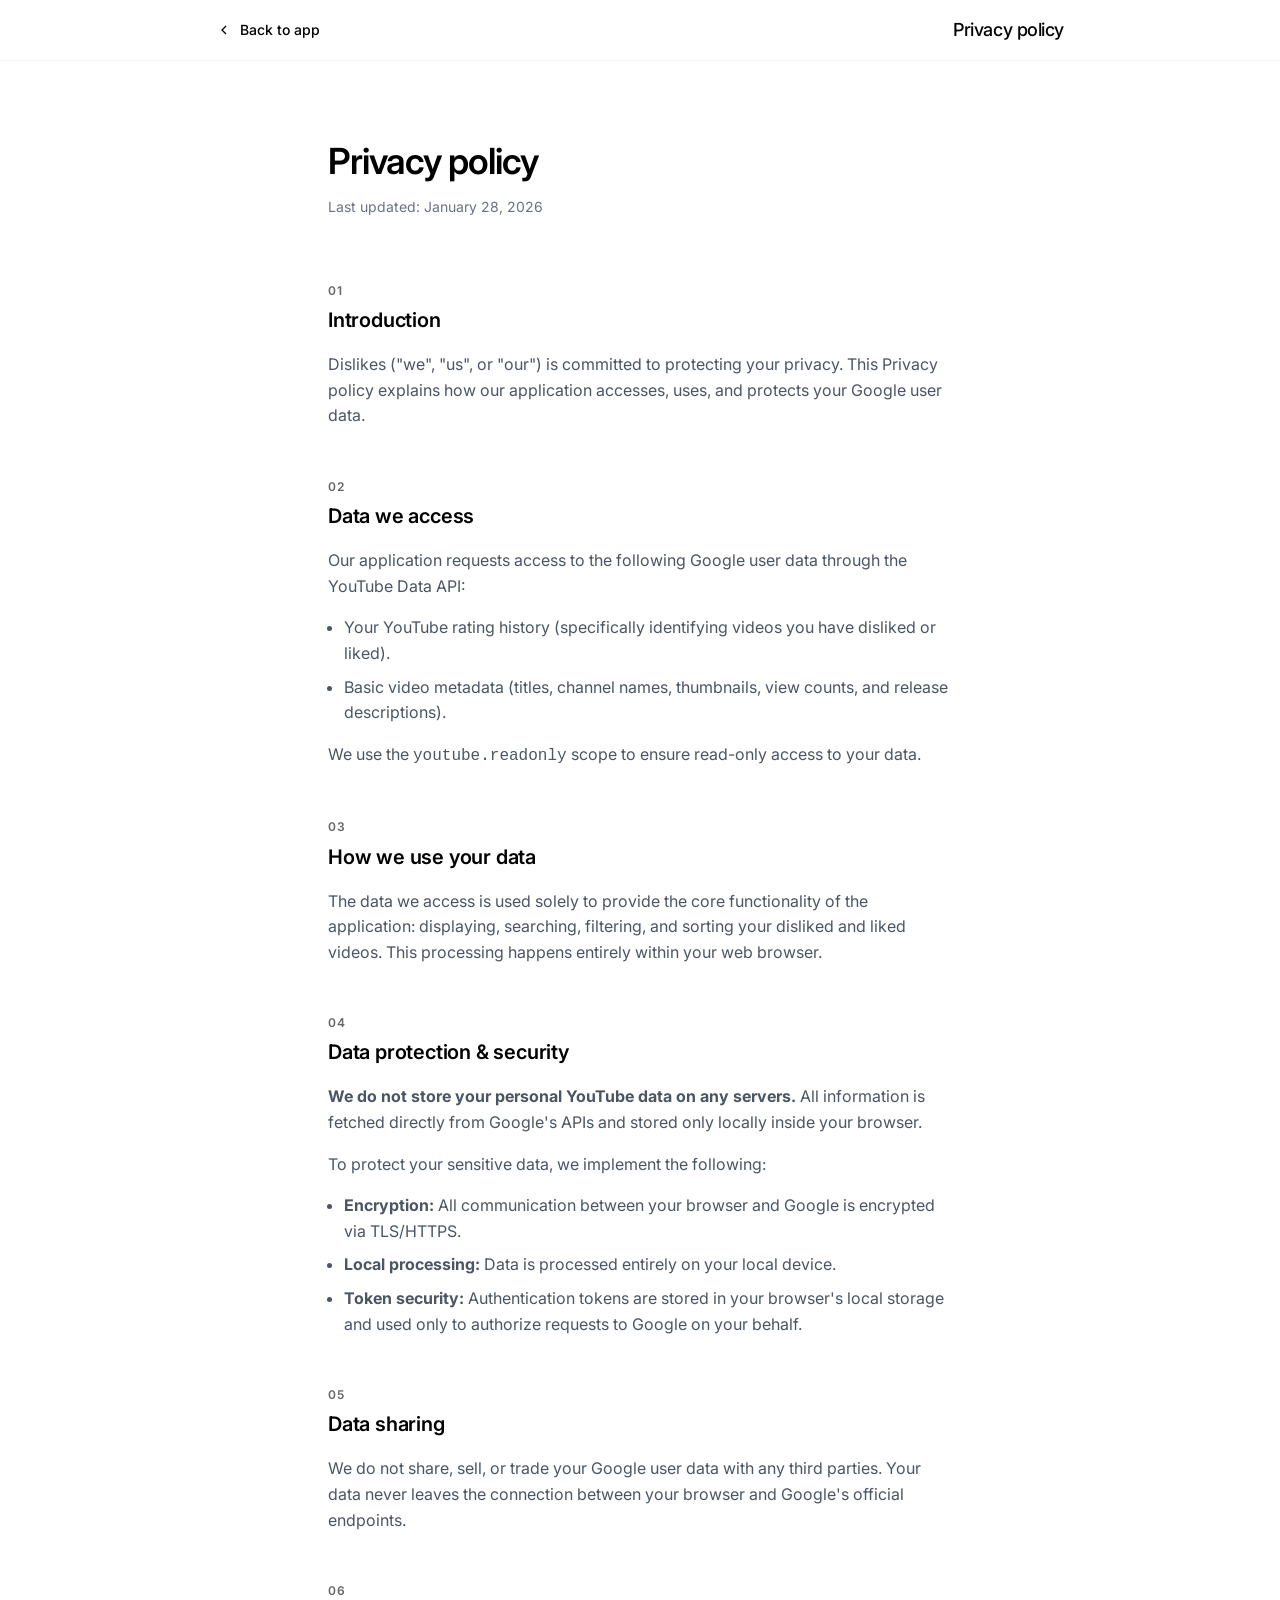
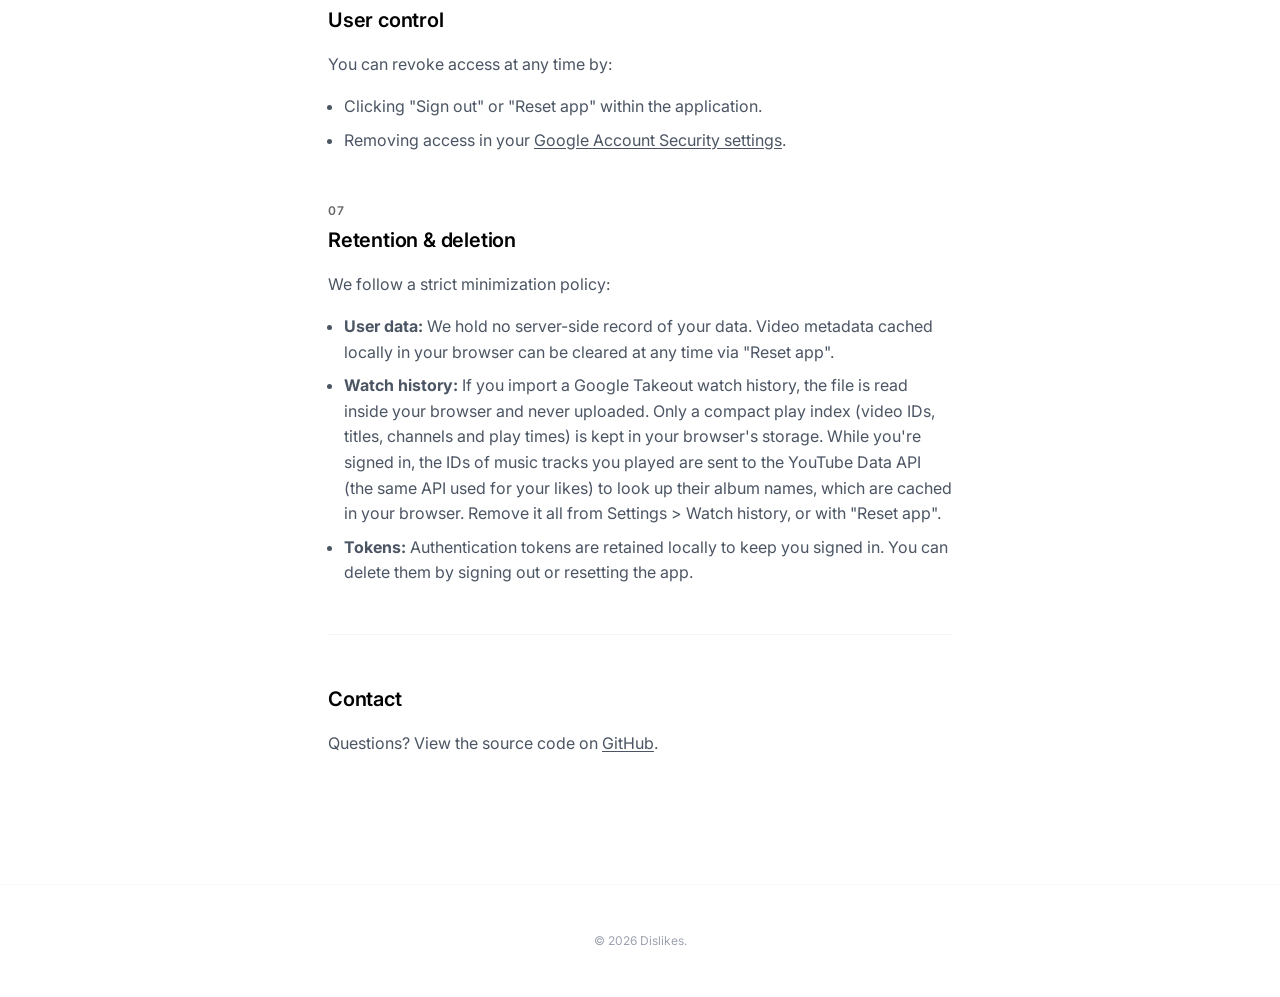
<file: privacy.html>
<!doctype html>
<html lang="en">
  <head>
    <meta charset="UTF-8" />
    <meta name="viewport" content="width=device-width, initial-scale=1.0" />
    <title>Privacy Policy - YouTube Dislikes | cowneck</title>
    <meta
      name="description"
      content="Privacy Policy for YouTube Dislikes. All YouTube data is processed locally inside your browser."
    />
    <link rel="canonical" href="https://dislikes.cowneck.com/privacy.html" />
    <link rel="icon" type="image/png" href="icon.png" />
    <meta id="theme-color-meta" name="theme-color" content="#ffffff" />

    <!-- Link previews (Open Graph & Twitter/X) -->
    <meta property="og:type" content="website" />
    <meta property="og:site_name" content="cowneck" />
    <meta property="og:title" content="Privacy Policy - YouTube Dislikes | cowneck" />
    <meta
      property="og:description"
      content="Privacy Policy for YouTube Dislikes. All YouTube data is processed locally inside your browser."
    />
    <meta property="og:url" content="https://dislikes.cowneck.com/privacy.html" />
    <meta property="og:image" content="https://dislikes.cowneck.com/og-image.jpg" />
    <meta property="og:image:width" content="1200" />
    <meta property="og:image:height" content="630" />
    <meta name="twitter:card" content="summary_large_image" />
    <meta name="twitter:title" content="Privacy Policy - YouTube Dislikes | cowneck" />
    <meta
      name="twitter:description"
      content="Privacy Policy for YouTube Dislikes. All YouTube data is processed locally inside your browser."
    />
    <meta name="twitter:image" content="https://dislikes.cowneck.com/og-image.jpg" />

    <!-- Google tag (gtag.js) -->
    <script
      async
      src="https://www.googletagmanager.com/gtag/js?id=G-6RNVL7JZVJ"
    ></script>
    <script>
      window.dataLayer = window.dataLayer || [];
      function gtag() {
        dataLayer.push(arguments);
      }
      gtag("js", new Date());
      gtag("config", "G-6RNVL7JZVJ");
    </script>

    <link rel="stylesheet" href="styles.css?v=dev" />
    <script>
      (function () {
        try {
          var t = localStorage.getItem('dislikes-theme') || 'system';
          var isDark = t === 'dark' || (t === 'system' && window.matchMedia('(prefers-color-scheme: dark)').matches);
          document.documentElement.classList.toggle('dark', isDark);
          var meta = document.getElementById('theme-color-meta');
          if (meta) meta.setAttribute('content', isDark ? '#0a0a0a' : '#ffffff');
        } catch {
          /* ignore */
        }
      })();
    </script>

    <style>
      @import url("https://fonts.googleapis.com/css2?family=Inter:wght@400;500;600&display=swap");

      body {
        font-family:
          "Inter",
          -apple-system,
          BlinkMacSystemFont,
          sans-serif;
        line-height: 1.6;
        -webkit-font-smoothing: antialiased;
      }

      a {
        color: inherit;
        text-decoration: underline;
        text-underline-offset: 2px;
      }

      a:hover {
        text-decoration: none;
      }

      section {
        margin-bottom: 3rem;
      }

      h2 {
        font-size: 1.25rem;
        font-weight: 600;
        margin-bottom: 1rem;
        letter-spacing: -0.01em;
      }

      .step-num {
        font-size: 0.75rem;
        font-weight: 600;
        color: #666666;
        display: block;
        margin-bottom: 0.25rem;
        text-transform: uppercase;
        letter-spacing: 0.05em;
      }

      .dark .step-num {
        color: #9ca3af;
      }
    </style>
  </head>

  <body class="bg-white dark:bg-[#0a0a0a] text-black dark:text-gray-100 min-h-screen flex flex-col">
    <header class="border-b border-gray-100 dark:border-gray-800 py-4">
      <div class="max-w-4xl mx-auto px-6 flex justify-between items-center">
        <a
          href="index.html"
          class="text-sm font-medium hover:opacity-70 transition-opacity flex items-center gap-2 no-underline"
        >
          <svg
            xmlns="http://www.w3.org/2000/svg"
            width="16"
            height="16"
            viewBox="0 0 24 24"
            fill="none"
            stroke="currentColor"
            stroke-width="2"
          >
            <path d="m15 18-6-6 6-6" />
          </svg>
          Back to app
        </a>
        <h1 class="text-lg font-medium tracking-tight">Privacy policy</h1>
      </div>
    </header>

    <main class="max-w-2xl mx-auto px-6 py-20 flex-grow w-full">
      <div class="mb-16">
        <h1 class="text-4xl font-semibold mb-4 tracking-tight">
          Privacy policy
        </h1>
        <p class="text-sm text-gray-500 dark:text-gray-400">Last updated: January 28, 2026</p>
      </div>

      <section>
        <span class="step-num">01</span>
        <h2>Introduction</h2>
        <p class="text-gray-600 dark:text-gray-300">
          Dislikes ("we", "us", or "our") is committed to protecting your
          privacy. This Privacy policy explains how our application accesses,
          uses, and protects your Google user data.
        </p>
      </section>

      <section>
        <span class="step-num">02</span>
        <h2>Data we access</h2>
        <p class="text-gray-600 dark:text-gray-300 mb-4">
          Our application requests access to the following Google user data
          through the YouTube Data API:
        </p>
        <ul class="list-disc list-outside text-gray-600 dark:text-gray-300 space-y-2 ml-4">
          <li>
            Your YouTube rating history (specifically identifying videos you
            have disliked or liked).
          </li>
          <li>
            Basic video metadata (titles, channel names, thumbnails, view
            counts, and release descriptions).
          </li>
        </ul>
        <p class="text-gray-600 dark:text-gray-300 mt-4">
          We use the <code>youtube.readonly</code> scope to ensure read-only
          access to your data.
        </p>
      </section>

      <section>
        <span class="step-num">03</span>
        <h2>How we use your data</h2>
        <p class="text-gray-600 dark:text-gray-300">
          The data we access is used solely to provide the core functionality of
          the application: displaying, searching, filtering, and sorting your
          disliked and liked videos. This processing happens entirely within your
          web browser.
        </p>
      </section>

      <section>
        <span class="step-num">04</span>
        <h2>Data protection &amp; security</h2>
        <p class="text-gray-600 dark:text-gray-300 mb-4">
          <strong
            >We do not store your personal YouTube data on any servers.</strong
          >
          All information is fetched directly from Google's APIs and stored only
          locally inside your browser.
        </p>
        <p class="text-gray-600 dark:text-gray-300 mb-4">
          To protect your sensitive data, we implement the following:
        </p>
        <ul class="list-disc list-outside text-gray-600 dark:text-gray-300 space-y-2 ml-4">
          <li>
            <strong>Encryption:</strong> All communication between your browser
            and Google is encrypted via TLS/HTTPS.
          </li>
          <li>
            <strong>Local processing:</strong> Data is processed entirely on
            your local device.
          </li>
          <li>
            <strong>Token security:</strong> Authentication tokens are stored in
            your browser's local storage and used only to authorize requests to
            Google on your behalf.
          </li>
        </ul>
      </section>

      <section>
        <span class="step-num">05</span>
        <h2>Data sharing</h2>
        <p class="text-gray-600 dark:text-gray-300">
          We do not share, sell, or trade your Google user data with any third
          parties. Your data never leaves the connection between your browser
          and Google's official endpoints.
        </p>
      </section>

      <section>
        <span class="step-num">06</span>
        <h2>User control</h2>
        <p class="text-gray-600 dark:text-gray-300 mb-4">You can revoke access at any time by:</p>
        <ul class="list-disc list-outside text-gray-600 dark:text-gray-300 space-y-2 ml-4">
          <li>Clicking "Sign out" or "Reset app" within the application.</li>
          <li>
            Removing access in your
            <a href="https://myaccount.google.com/permissions" target="_blank" rel="noopener noreferrer"
              >Google Account Security settings</a
            >.
          </li>
        </ul>
      </section>

      <section>
        <span class="step-num">07</span>
        <h2>Retention &amp; deletion</h2>
        <p class="text-gray-600 dark:text-gray-300 mb-4">
          We follow a strict minimization policy:
        </p>
        <ul class="list-disc list-outside text-gray-600 dark:text-gray-300 space-y-2 ml-4">
          <li>
            <strong>User data:</strong> We hold no server-side record of your
            data. Video metadata cached locally in your browser can be cleared
            at any time via "Reset app".
          </li>
          <li>
            <strong>Watch history:</strong> If you import a Google Takeout watch
            history, the file is read inside your browser and never uploaded.
            Only a compact play index (video IDs, titles, channels and play
            times) is kept in your browser's storage. While you're signed in,
            the IDs of music tracks you played are sent to the YouTube Data API
            (the same API used for your likes) to look up their album names,
            which are cached in your browser. Remove it all from Settings
            &gt; Watch history, or with "Reset app".
          </li>
          <li>
            <strong>Tokens:</strong> Authentication tokens are retained locally
            to keep you signed in. You can delete them by signing out or
            resetting the app.
          </li>
        </ul>
      </section>

      <section class="pt-12 border-t border-gray-100 dark:border-gray-800">
        <h2>Contact</h2>
        <p class="text-gray-600 dark:text-gray-300">
          Questions? View the source code on
          <a href="https://github.com/jimmyorr/dislikes" target="_blank" rel="noopener noreferrer"
            >GitHub</a
          >.
        </p>
      </section>
    </main>

    <footer
      class="py-12 border-t border-gray-50 dark:border-gray-900 flex justify-center text-xs text-gray-400"
    >
      <p>&copy; 2026 Dislikes.</p>
    </footer>
  </body>
</html>
</file>
<file: styles.css>
*,:after,:before{--tw-border-spacing-x:0;--tw-border-spacing-y:0;--tw-translate-x:0;--tw-translate-y:0;--tw-rotate:0;--tw-skew-x:0;--tw-skew-y:0;--tw-scale-x:1;--tw-scale-y:1;--tw-pan-x: ;--tw-pan-y: ;--tw-pinch-zoom: ;--tw-scroll-snap-strictness:proximity;--tw-gradient-from-position: ;--tw-gradient-via-position: ;--tw-gradient-to-position: ;--tw-ordinal: ;--tw-slashed-zero: ;--tw-numeric-figure: ;--tw-numeric-spacing: ;--tw-numeric-fraction: ;--tw-ring-inset: ;--tw-ring-offset-width:0px;--tw-ring-offset-color:#fff;--tw-ring-color:rgba(59,130,246,.5);--tw-ring-offset-shadow:0 0 #0000;--tw-ring-shadow:0 0 #0000;--tw-shadow:0 0 #0000;--tw-shadow-colored:0 0 #0000;--tw-blur: ;--tw-brightness: ;--tw-contrast: ;--tw-grayscale: ;--tw-hue-rotate: ;--tw-invert: ;--tw-saturate: ;--tw-sepia: ;--tw-drop-shadow: ;--tw-backdrop-blur: ;--tw-backdrop-brightness: ;--tw-backdrop-contrast: ;--tw-backdrop-grayscale: ;--tw-backdrop-hue-rotate: ;--tw-backdrop-invert: ;--tw-backdrop-opacity: ;--tw-backdrop-saturate: ;--tw-backdrop-sepia: ;--tw-contain-size: ;--tw-contain-layout: ;--tw-contain-paint: ;--tw-contain-style: }::backdrop{--tw-border-spacing-x:0;--tw-border-spacing-y:0;--tw-translate-x:0;--tw-translate-y:0;--tw-rotate:0;--tw-skew-x:0;--tw-skew-y:0;--tw-scale-x:1;--tw-scale-y:1;--tw-pan-x: ;--tw-pan-y: ;--tw-pinch-zoom: ;--tw-scroll-snap-strictness:proximity;--tw-gradient-from-position: ;--tw-gradient-via-position: ;--tw-gradient-to-position: ;--tw-ordinal: ;--tw-slashed-zero: ;--tw-numeric-figure: ;--tw-numeric-spacing: ;--tw-numeric-fraction: ;--tw-ring-inset: ;--tw-ring-offset-width:0px;--tw-ring-offset-color:#fff;--tw-ring-color:rgba(59,130,246,.5);--tw-ring-offset-shadow:0 0 #0000;--tw-ring-shadow:0 0 #0000;--tw-shadow:0 0 #0000;--tw-shadow-colored:0 0 #0000;--tw-blur: ;--tw-brightness: ;--tw-contrast: ;--tw-grayscale: ;--tw-hue-rotate: ;--tw-invert: ;--tw-saturate: ;--tw-sepia: ;--tw-drop-shadow: ;--tw-backdrop-blur: ;--tw-backdrop-brightness: ;--tw-backdrop-contrast: ;--tw-backdrop-grayscale: ;--tw-backdrop-hue-rotate: ;--tw-backdrop-invert: ;--tw-backdrop-opacity: ;--tw-backdrop-saturate: ;--tw-backdrop-sepia: ;--tw-contain-size: ;--tw-contain-layout: ;--tw-contain-paint: ;--tw-contain-style: }/*! tailwindcss v3.4.19 | MIT License | https://tailwindcss.com*/*,:after,:before{box-sizing:border-box;border:0 solid #e5e7eb}:after,:before{--tw-content:""}:host,html{line-height:1.5;-webkit-text-size-adjust:100%;-moz-tab-size:4;-o-tab-size:4;tab-size:4;font-family:ui-sans-serif,system-ui,sans-serif,Apple Color Emoji,Segoe UI Emoji,Segoe UI Symbol,Noto Color Emoji;font-feature-settings:normal;font-variation-settings:normal;-webkit-tap-highlight-color:transparent}body{margin:0;line-height:inherit}hr{height:0;color:inherit;border-top-width:1px}abbr:where([title]){-webkit-text-decoration:underline dotted;text-decoration:underline dotted}h1,h2,h3,h4,h5,h6{font-size:inherit;font-weight:inherit}a{color:inherit;text-decoration:inherit}b,strong{font-weight:bolder}code,kbd,pre,samp{font-family:ui-monospace,SFMono-Regular,Menlo,Monaco,Consolas,Liberation Mono,Courier New,monospace;font-feature-settings:normal;font-variation-settings:normal;font-size:1em}small{font-size:80%}sub,sup{font-size:75%;line-height:0;position:relative;vertical-align:baseline}sub{bottom:-.25em}sup{top:-.5em}table{text-indent:0;border-color:inherit;border-collapse:collapse}button,input,optgroup,select,textarea{font-family:inherit;font-feature-settings:inherit;font-variation-settings:inherit;font-size:100%;font-weight:inherit;line-height:inherit;letter-spacing:inherit;color:inherit;margin:0;padding:0}button,select{text-transform:none}button,input:where([type=button]),input:where([type=reset]),input:where([type=submit]){-webkit-appearance:button;background-color:transparent;background-image:none}:-moz-focusring{outline:auto}:-moz-ui-invalid{box-shadow:none}progress{vertical-align:baseline}::-webkit-inner-spin-button,::-webkit-outer-spin-button{height:auto}[type=search]{-webkit-appearance:textfield;outline-offset:-2px}::-webkit-search-decoration{-webkit-appearance:none}::-webkit-file-upload-button{-webkit-appearance:button;font:inherit}summary{display:list-item}blockquote,dd,dl,figure,h1,h2,h3,h4,h5,h6,hr,p,pre{margin:0}fieldset{margin:0}fieldset,legend{padding:0}menu,ol,ul{list-style:none;margin:0;padding:0}dialog{padding:0}textarea{resize:vertical}input::-moz-placeholder,textarea::-moz-placeholder{opacity:1;color:#9ca3af}input::placeholder,textarea::placeholder{opacity:1;color:#9ca3af}[role=button],button{cursor:pointer}:disabled{cursor:default}audio,canvas,embed,iframe,img,object,svg,video{display:block;vertical-align:middle}img,video{max-width:100%;height:auto}[hidden]:where(:not([hidden=until-found])){display:none}.\!container{width:100%!important}.container{width:100%}@media (min-width:640px){.\!container{max-width:640px!important}.container{max-width:640px}}@media (min-width:768px){.\!container{max-width:768px!important}.container{max-width:768px}}@media (min-width:1024px){.\!container{max-width:1024px!important}.container{max-width:1024px}}@media (min-width:1280px){.\!container{max-width:1280px!important}.container{max-width:1280px}}@media (min-width:1536px){.\!container{max-width:1536px!important}.container{max-width:1536px}}.sr-only{position:absolute;width:1px;height:1px;padding:0;margin:-1px;overflow:hidden;clip:rect(0,0,0,0);white-space:nowrap;border-width:0}.pointer-events-none{pointer-events:none}.\!visible{visibility:visible!important}.visible{visibility:visible}.invisible{visibility:hidden}.fixed{position:fixed}.absolute{position:absolute}.relative{position:relative}.sticky{position:sticky}.inset-0{inset:0}.inset-y-0{top:0;bottom:0}.bottom-0{bottom:0}.bottom-24{bottom:6rem}.bottom-6{bottom:1.5rem}.left-0{left:0}.left-1\/2{left:50%}.right-0{right:0}.right-1{right:.25rem}.right-full{right:100%}.top-0{top:0}.top-11{top:2.75rem}.top-36{top:9rem}.top-6{top:1.5rem}.top-full{top:100%}.z-0{z-index:0}.z-10{z-index:10}.z-20{z-index:20}.z-30{z-index:30}.z-40{z-index:40}.z-50{z-index:50}.z-\[60\]{z-index:60}.z-\[70\]{z-index:70}.z-\[80\]{z-index:80}.order-1{order:1}.order-2{order:2}.order-3{order:3}.-mx-1\.5{margin-left:-.375rem;margin-right:-.375rem}.mx-1{margin-left:.25rem;margin-right:.25rem}.mx-4{margin-left:1rem;margin-right:1rem}.mx-auto{margin-left:auto;margin-right:auto}.my-0\.5{margin-top:.125rem;margin-bottom:.125rem}.my-1{margin-top:.25rem;margin-bottom:.25rem}.-ml-2{margin-left:-.5rem}.-mr-2{margin-right:-.5rem}.mb-16{margin-bottom:4rem}.mb-2{margin-bottom:.5rem}.mb-3{margin-bottom:.75rem}.mb-3\.5{margin-bottom:.875rem}.mb-4{margin-bottom:1rem}.mb-6{margin-bottom:1.5rem}.mb-8{margin-bottom:2rem}.mb-9{margin-bottom:2.25rem}.ml-0\.5{margin-left:.125rem}.ml-1{margin-left:.25rem}.ml-1\.5{margin-left:.375rem}.ml-4{margin-left:1rem}.mr-1\.5{margin-right:.375rem}.mr-2{margin-right:.5rem}.mr-2\.5{margin-right:.625rem}.mt-1{margin-top:.25rem}.mt-1\.5{margin-top:.375rem}.mt-2{margin-top:.5rem}.mt-3{margin-top:.75rem}.mt-4{margin-top:1rem}.mt-5{margin-top:1.25rem}.mt-8{margin-top:2rem}.mt-auto{margin-top:auto}.line-clamp-2{overflow:hidden;display:-webkit-box;-webkit-box-orient:vertical;-webkit-line-clamp:2}.block{display:block}.inline-block{display:inline-block}.flex{display:flex}.inline-flex{display:inline-flex}.grid{display:grid}.hidden{display:none}.aspect-square{aspect-ratio:1/1}.aspect-video{aspect-ratio:16/9}.h-1{height:.25rem}.h-1\.5{height:.375rem}.h-10{height:2.5rem}.h-11{height:2.75rem}.h-2{height:.5rem}.h-20{height:5rem}.h-3{height:.75rem}.h-3\.5{height:.875rem}.h-4{height:1rem}.h-5{height:1.25rem}.h-7{height:1.75rem}.h-9{height:2.25rem}.h-\[3px\]{height:3px}.h-\[72px\]{height:72px}.h-full{height:100%}.h-px{height:1px}.max-h-\[52vh\]{max-height:52vh}.min-h-0{min-height:0}.min-h-\[calc\(100dvh-4rem\)\]{min-height:calc(100dvh - 4rem)}.min-h-dvh{min-height:100dvh}.min-h-screen{min-height:100vh}.w-0{width:0}.w-1{width:.25rem}.w-1\/2{width:50%}.w-1\/3{width:33.333333%}.w-10{width:2.5rem}.w-11{width:2.75rem}.w-20{width:5rem}.w-3\.5{width:.875rem}.w-4{width:1rem}.w-5\/6{width:83.333333%}.w-52{width:13rem}.w-64{width:16rem}.w-72{width:18rem}.w-9{width:2.25rem}.w-full{width:100%}.w-px{width:1px}.min-w-0{min-width:0}.min-w-\[24px\]{min-width:24px}.min-w-\[28px\]{min-width:28px}.max-w-2xl{max-width:42rem}.max-w-4xl{max-width:56rem}.max-w-\[100vh\]{max-width:100vh}.max-w-\[114px\]{max-width:114px}.max-w-\[180px\]{max-width:180px}.max-w-\[240px\]{max-width:240px}.max-w-\[90vw\]{max-width:90vw}.max-w-full{max-width:100%}.max-w-md{max-width:28rem}.max-w-sm{max-width:24rem}.max-w-xl{max-width:36rem}.flex-1{flex:1 1 0%}.shrink-0{flex-shrink:0}.flex-grow{flex-grow:1}.-translate-x-1\/2{--tw-translate-x:-50%}.-translate-x-1\/2,.-translate-y-1\/2{transform:translate(var(--tw-translate-x),var(--tw-translate-y)) rotate(var(--tw-rotate)) skewX(var(--tw-skew-x)) skewY(var(--tw-skew-y)) scaleX(var(--tw-scale-x)) scaleY(var(--tw-scale-y))}.-translate-y-1\/2{--tw-translate-y:-50%}.translate-y-0{--tw-translate-y:0px}.translate-y-0,.translate-y-2{transform:translate(var(--tw-translate-x),var(--tw-translate-y)) rotate(var(--tw-rotate)) skewX(var(--tw-skew-x)) skewY(var(--tw-skew-y)) scaleX(var(--tw-scale-x)) scaleY(var(--tw-scale-y))}.translate-y-2{--tw-translate-y:0.5rem}.translate-y-full{--tw-translate-y:100%}.rotate-180,.translate-y-full{transform:translate(var(--tw-translate-x),var(--tw-translate-y)) rotate(var(--tw-rotate)) skewX(var(--tw-skew-x)) skewY(var(--tw-skew-y)) scaleX(var(--tw-scale-x)) scaleY(var(--tw-scale-y))}.rotate-180{--tw-rotate:180deg}.scale-100{--tw-scale-x:1;--tw-scale-y:1}.scale-100,.scale-125{transform:translate(var(--tw-translate-x),var(--tw-translate-y)) rotate(var(--tw-rotate)) skewX(var(--tw-skew-x)) skewY(var(--tw-skew-y)) scaleX(var(--tw-scale-x)) scaleY(var(--tw-scale-y))}.scale-125{--tw-scale-x:1.25;--tw-scale-y:1.25}.scale-150{--tw-scale-x:1.5;--tw-scale-y:1.5}.scale-150,.scale-90{transform:translate(var(--tw-translate-x),var(--tw-translate-y)) rotate(var(--tw-rotate)) skewX(var(--tw-skew-x)) skewY(var(--tw-skew-y)) scaleX(var(--tw-scale-x)) scaleY(var(--tw-scale-y))}.scale-90{--tw-scale-x:.9;--tw-scale-y:.9}.scale-95{--tw-scale-x:.95;--tw-scale-y:.95}.scale-95,.scale-\[1\.85\]{transform:translate(var(--tw-translate-x),var(--tw-translate-y)) rotate(var(--tw-rotate)) skewX(var(--tw-skew-x)) skewY(var(--tw-skew-y)) scaleX(var(--tw-scale-x)) scaleY(var(--tw-scale-y))}.scale-\[1\.85\]{--tw-scale-x:1.85;--tw-scale-y:1.85}.transform{transform:translate(var(--tw-translate-x),var(--tw-translate-y)) rotate(var(--tw-rotate)) skewX(var(--tw-skew-x)) skewY(var(--tw-skew-y)) scaleX(var(--tw-scale-x)) scaleY(var(--tw-scale-y))}@keyframes spin{to{transform:rotate(1turn)}}.animate-spin{animation:spin 1s linear infinite}.cursor-not-allowed{cursor:not-allowed}.cursor-pointer{cursor:pointer}.select-none{-webkit-user-select:none;-moz-user-select:none;user-select:none}.resize{resize:both}.list-outside{list-style-position:outside}.list-disc{list-style-type:disc}.appearance-none{-webkit-appearance:none;-moz-appearance:none;appearance:none}.grid-cols-1{grid-template-columns:repeat(1,minmax(0,1fr))}.grid-cols-2{grid-template-columns:repeat(2,minmax(0,1fr))}.grid-cols-3{grid-template-columns:repeat(3,minmax(0,1fr))}.flex-col{flex-direction:column}.flex-wrap{flex-wrap:wrap}.items-start{align-items:flex-start}.items-end{align-items:flex-end}.items-center{align-items:center}.items-baseline{align-items:baseline}.justify-start{justify-content:flex-start}.justify-end{justify-content:flex-end}.justify-center{justify-content:center}.justify-between{justify-content:space-between}.gap-0\.5{gap:.125rem}.gap-1{gap:.25rem}.gap-1\.5{gap:.375rem}.gap-2{gap:.5rem}.gap-2\.5{gap:.625rem}.gap-3{gap:.75rem}.gap-4{gap:1rem}.gap-8{gap:2rem}.gap-x-2{-moz-column-gap:.5rem;column-gap:.5rem}.gap-x-3{-moz-column-gap:.75rem;column-gap:.75rem}.gap-x-4{-moz-column-gap:1rem;column-gap:1rem}.gap-y-2\.5{row-gap:.625rem}.gap-y-3{row-gap:.75rem}.gap-y-4{row-gap:1rem}.space-y-1\.5>:not([hidden])~:not([hidden]){--tw-space-y-reverse:0;margin-top:calc(.375rem*(1 - var(--tw-space-y-reverse)));margin-bottom:calc(.375rem*var(--tw-space-y-reverse))}.space-y-2>:not([hidden])~:not([hidden]){--tw-space-y-reverse:0;margin-top:calc(.5rem*(1 - var(--tw-space-y-reverse)));margin-bottom:calc(.5rem*var(--tw-space-y-reverse))}.space-y-3>:not([hidden])~:not([hidden]){--tw-space-y-reverse:0;margin-top:calc(.75rem*(1 - var(--tw-space-y-reverse)));margin-bottom:calc(.75rem*var(--tw-space-y-reverse))}.space-y-3\.5>:not([hidden])~:not([hidden]){--tw-space-y-reverse:0;margin-top:calc(.875rem*(1 - var(--tw-space-y-reverse)));margin-bottom:calc(.875rem*var(--tw-space-y-reverse))}.space-y-4>:not([hidden])~:not([hidden]){--tw-space-y-reverse:0;margin-top:calc(1rem*(1 - var(--tw-space-y-reverse)));margin-bottom:calc(1rem*var(--tw-space-y-reverse))}.overflow-hidden{overflow:hidden}.overflow-y-auto{overflow-y:auto}.overscroll-contain{overscroll-behavior:contain}.truncate{overflow:hidden;text-overflow:ellipsis}.truncate,.whitespace-nowrap{white-space:nowrap}.rounded{border-radius:.25rem}.rounded-2xl{border-radius:1rem}.rounded-3xl{border-radius:1.5rem}.rounded-full{border-radius:9999px}.rounded-lg{border-radius:.5rem}.rounded-md{border-radius:.375rem}.rounded-xl{border-radius:.75rem}.border{border-width:1px}.border-2{border-width:2px}.border-b{border-bottom-width:1px}.border-t{border-top-width:1px}.border-dashed{border-style:dashed}.border-black\/10{border-color:rgba(0,0,0,.1)}.border-gray-100{--tw-border-opacity:1;border-color:rgb(243 244 246/var(--tw-border-opacity,1))}.border-gray-200{--tw-border-opacity:1;border-color:rgb(229 231 235/var(--tw-border-opacity,1))}.border-gray-200\/70{border-color:rgba(229,231,235,.7)}.border-gray-200\/80{border-color:rgba(229,231,235,.8)}.border-gray-50{--tw-border-opacity:1;border-color:rgb(249 250 251/var(--tw-border-opacity,1))}.border-gray-900{--tw-border-opacity:1;border-color:rgb(17 24 39/var(--tw-border-opacity,1))}.border-red-200{--tw-border-opacity:1;border-color:rgb(254 202 202/var(--tw-border-opacity,1))}.border-transparent{border-color:transparent}.border-t-gray-600{--tw-border-opacity:1;border-top-color:rgb(75 85 99/var(--tw-border-opacity,1))}.bg-\[\#f4f4f6\]{--tw-bg-opacity:1;background-color:rgb(244 244 246/var(--tw-bg-opacity,1))}.bg-black{--tw-bg-opacity:1;background-color:rgb(0 0 0/var(--tw-bg-opacity,1))}.bg-black\/0{background-color:transparent}.bg-black\/10{background-color:rgba(0,0,0,.1)}.bg-black\/25{background-color:rgba(0,0,0,.25)}.bg-gray-100{--tw-bg-opacity:1;background-color:rgb(243 244 246/var(--tw-bg-opacity,1))}.bg-gray-100\/80{background-color:rgba(243,244,246,.8)}.bg-gray-100\/90{background-color:rgba(243,244,246,.9)}.bg-gray-100\/95{background-color:rgba(243,244,246,.95)}.bg-gray-200{--tw-bg-opacity:1;background-color:rgb(229 231 235/var(--tw-bg-opacity,1))}.bg-gray-300{--tw-bg-opacity:1;background-color:rgb(209 213 219/var(--tw-bg-opacity,1))}.bg-gray-400{--tw-bg-opacity:1;background-color:rgb(156 163 175/var(--tw-bg-opacity,1))}.bg-gray-900{--tw-bg-opacity:1;background-color:rgb(17 24 39/var(--tw-bg-opacity,1))}.bg-gray-950{--tw-bg-opacity:1;background-color:rgb(3 7 18/var(--tw-bg-opacity,1))}.bg-red-50{--tw-bg-opacity:1;background-color:rgb(254 242 242/var(--tw-bg-opacity,1))}.bg-red-600{--tw-bg-opacity:1;background-color:rgb(220 38 38/var(--tw-bg-opacity,1))}.bg-transparent{background-color:transparent}.bg-white{--tw-bg-opacity:1;background-color:rgb(255 255 255/var(--tw-bg-opacity,1))}.bg-white\/20{background-color:hsla(0,0%,100%,.2)}.bg-white\/90{background-color:hsla(0,0%,100%,.9)}.bg-white\/95{background-color:hsla(0,0%,100%,.95)}.bg-gradient-to-r{background-image:linear-gradient(to right,var(--tw-gradient-stops))}.bg-gradient-to-t{background-image:linear-gradient(to top,var(--tw-gradient-stops))}.from-white\/40{--tw-gradient-from:hsla(0,0%,100%,.4) var(--tw-gradient-from-position);--tw-gradient-to:hsla(0,0%,100%,0) var(--tw-gradient-to-position);--tw-gradient-stops:var(--tw-gradient-from),var(--tw-gradient-to)}.from-white\/90{--tw-gradient-from:hsla(0,0%,100%,.9) var(--tw-gradient-from-position);--tw-gradient-to:hsla(0,0%,100%,0) var(--tw-gradient-to-position);--tw-gradient-stops:var(--tw-gradient-from),var(--tw-gradient-to)}.via-white\/30{--tw-gradient-to:hsla(0,0%,100%,0) var(--tw-gradient-to-position);--tw-gradient-stops:var(--tw-gradient-from),hsla(0,0%,100%,.3) var(--tw-gradient-via-position),var(--tw-gradient-to)}.to-transparent{--tw-gradient-to:transparent var(--tw-gradient-to-position)}.bg-cover{background-size:cover}.bg-center{background-position:50%}.object-cover{-o-object-fit:cover;object-fit:cover}.p-1{padding:.25rem}.p-1\.5{padding:.375rem}.p-2{padding:.5rem}.p-2\.5{padding:.625rem}.p-3{padding:.75rem}.p-4{padding:1rem}.p-6{padding:1.5rem}.px-0\.5{padding-left:.125rem;padding-right:.125rem}.px-1{padding-left:.25rem;padding-right:.25rem}.px-1\.5{padding-left:.375rem;padding-right:.375rem}.px-2{padding-left:.5rem;padding-right:.5rem}.px-2\.5{padding-left:.625rem;padding-right:.625rem}.px-3{padding-left:.75rem;padding-right:.75rem}.px-3\.5{padding-left:.875rem;padding-right:.875rem}.px-4{padding-left:1rem;padding-right:1rem}.px-6{padding-left:1.5rem;padding-right:1.5rem}.px-7{padding-left:1.75rem;padding-right:1.75rem}.px-8{padding-left:2rem;padding-right:2rem}.py-0\.5{padding-top:.125rem;padding-bottom:.125rem}.py-1{padding-top:.25rem;padding-bottom:.25rem}.py-1\.5{padding-top:.375rem;padding-bottom:.375rem}.py-10{padding-top:2.5rem;padding-bottom:2.5rem}.py-12{padding-top:3rem;padding-bottom:3rem}.py-2{padding-top:.5rem;padding-bottom:.5rem}.py-2\.5{padding-top:.625rem;padding-bottom:.625rem}.py-20{padding-top:5rem;padding-bottom:5rem}.py-24{padding-top:6rem;padding-bottom:6rem}.py-3{padding-top:.75rem;padding-bottom:.75rem}.py-4{padding-top:1rem;padding-bottom:1rem}.py-5{padding-top:1.25rem;padding-bottom:1.25rem}.pb-1\.5{padding-bottom:.375rem}.pb-3{padding-bottom:.75rem}.pl-1\.5{padding-left:.375rem}.pl-3{padding-left:.75rem}.pl-4{padding-left:1rem}.pl-8{padding-left:2rem}.pr-12{padding-right:3rem}.pr-3{padding-right:.75rem}.pr-6{padding-right:1.5rem}.pr-7{padding-right:1.75rem}.pt-0\.5{padding-top:.125rem}.pt-1{padding-top:.25rem}.pt-12{padding-top:3rem}.pt-2{padding-top:.5rem}.pt-3{padding-top:.75rem}.text-left{text-align:left}.text-center{text-align:center}.text-right{text-align:right}.align-middle{vertical-align:middle}.font-sans{font-family:ui-sans-serif,system-ui,sans-serif,Apple Color Emoji,Segoe UI Emoji,Segoe UI Symbol,Noto Color Emoji}.text-2xl{font-size:1.5rem;line-height:2rem}.text-3xl{font-size:1.875rem;line-height:2.25rem}.text-4xl{font-size:2.25rem;line-height:2.5rem}.text-\[10\.5px\]{font-size:10.5px}.text-\[10px\]{font-size:10px}.text-\[11\.5px\]{font-size:11.5px}.text-\[11px\]{font-size:11px}.text-\[12\.5px\]{font-size:12.5px}.text-\[13\.5px\]{font-size:13.5px}.text-\[13px\]{font-size:13px}.text-\[14\.5px\]{font-size:14.5px}.text-\[15px\]{font-size:15px}.text-\[20px\]{font-size:20px}.text-\[9px\]{font-size:9px}.text-base{font-size:1rem;line-height:1.5rem}.text-lg{font-size:1.125rem;line-height:1.75rem}.text-sm{font-size:.875rem;line-height:1.25rem}.text-xs{font-size:.75rem;line-height:1rem}.font-bold{font-weight:700}.font-medium{font-weight:500}.font-normal{font-weight:400}.font-semibold{font-weight:600}.uppercase{text-transform:uppercase}.tabular-nums{--tw-numeric-spacing:tabular-nums;font-variant-numeric:var(--tw-ordinal) var(--tw-slashed-zero) var(--tw-numeric-figure) var(--tw-numeric-spacing) var(--tw-numeric-fraction)}.leading-\[1\.32\]{line-height:1.32}.leading-none{line-height:1}.leading-relaxed{line-height:1.625}.leading-snug{line-height:1.375}.leading-tight{line-height:1.25}.tracking-\[-0\.03em\]{letter-spacing:-.03em}.tracking-\[0\.08em\]{letter-spacing:.08em}.tracking-\[0\.12em\]{letter-spacing:.12em}.tracking-\[0\.1em\]{letter-spacing:.1em}.tracking-tight{letter-spacing:-.025em}.tracking-wider{letter-spacing:.05em}.text-black{--tw-text-opacity:1;color:rgb(0 0 0/var(--tw-text-opacity,1))}.text-black\/55{color:rgba(0,0,0,.55)}.text-black\/60{color:rgba(0,0,0,.6)}.text-black\/65{color:rgba(0,0,0,.65)}.text-black\/70{color:rgba(0,0,0,.7)}.text-emerald-500{--tw-text-opacity:1;color:rgb(16 185 129/var(--tw-text-opacity,1))}.text-gray-400{--tw-text-opacity:1;color:rgb(156 163 175/var(--tw-text-opacity,1))}.text-gray-500{--tw-text-opacity:1;color:rgb(107 114 128/var(--tw-text-opacity,1))}.text-gray-600{--tw-text-opacity:1;color:rgb(75 85 99/var(--tw-text-opacity,1))}.text-gray-700{--tw-text-opacity:1;color:rgb(55 65 81/var(--tw-text-opacity,1))}.text-gray-800{--tw-text-opacity:1;color:rgb(31 41 55/var(--tw-text-opacity,1))}.text-gray-900{--tw-text-opacity:1;color:rgb(17 24 39/var(--tw-text-opacity,1))}.text-gray-950{--tw-text-opacity:1;color:rgb(3 7 18/var(--tw-text-opacity,1))}.text-red-600{--tw-text-opacity:1;color:rgb(220 38 38/var(--tw-text-opacity,1))}.text-white{--tw-text-opacity:1;color:rgb(255 255 255/var(--tw-text-opacity,1))}.text-white\/75{color:hsla(0,0%,100%,.75)}.text-white\/90{color:hsla(0,0%,100%,.9)}.underline{text-decoration-line:underline}.no-underline{text-decoration-line:none}.decoration-gray-400{text-decoration-color:#9ca3af}.antialiased{-webkit-font-smoothing:antialiased;-moz-osx-font-smoothing:grayscale}.accent-black{accent-color:#000}.accent-gray-950{accent-color:#030712}.opacity-0{opacity:0}.opacity-100{opacity:1}.opacity-50{opacity:.5}.opacity-60{opacity:.6}.opacity-70{opacity:.7}.opacity-75{opacity:.75}.shadow-2xl{--tw-shadow:0 25px 50px -12px rgba(0,0,0,.25);--tw-shadow-colored:0 25px 50px -12px var(--tw-shadow-color)}.shadow-2xl,.shadow-\[0_-8px_24px_rgba\(0\2c 0\2c 0\2c 0\.12\)\]{box-shadow:var(--tw-ring-offset-shadow,0 0 #0000),var(--tw-ring-shadow,0 0 #0000),var(--tw-shadow)}.shadow-\[0_-8px_24px_rgba\(0\2c 0\2c 0\2c 0\.12\)\]{--tw-shadow:0 -8px 24px rgba(0,0,0,.12);--tw-shadow-colored:0 -8px 24px var(--tw-shadow-color)}.shadow-lg{--tw-shadow:0 10px 15px -3px rgba(0,0,0,.1),0 4px 6px -4px rgba(0,0,0,.1);--tw-shadow-colored:0 10px 15px -3px var(--tw-shadow-color),0 4px 6px -4px var(--tw-shadow-color)}.shadow-lg,.shadow-md{box-shadow:var(--tw-ring-offset-shadow,0 0 #0000),var(--tw-ring-shadow,0 0 #0000),var(--tw-shadow)}.shadow-md{--tw-shadow:0 4px 6px -1px rgba(0,0,0,.1),0 2px 4px -2px rgba(0,0,0,.1);--tw-shadow-colored:0 4px 6px -1px var(--tw-shadow-color),0 2px 4px -2px var(--tw-shadow-color)}.shadow-sm{--tw-shadow:0 1px 2px 0 rgba(0,0,0,.05);--tw-shadow-colored:0 1px 2px 0 var(--tw-shadow-color)}.shadow-sm,.shadow-xl{box-shadow:var(--tw-ring-offset-shadow,0 0 #0000),var(--tw-ring-shadow,0 0 #0000),var(--tw-shadow)}.shadow-xl{--tw-shadow:0 20px 25px -5px rgba(0,0,0,.1),0 8px 10px -6px rgba(0,0,0,.1);--tw-shadow-colored:0 20px 25px -5px var(--tw-shadow-color),0 8px 10px -6px var(--tw-shadow-color)}.outline-none{outline:2px solid transparent;outline-offset:2px}.ring-1{--tw-ring-offset-shadow:var(--tw-ring-inset) 0 0 0 var(--tw-ring-offset-width) var(--tw-ring-offset-color);--tw-ring-shadow:var(--tw-ring-inset) 0 0 0 calc(1px + var(--tw-ring-offset-width)) var(--tw-ring-color);box-shadow:var(--tw-ring-offset-shadow),var(--tw-ring-shadow),var(--tw-shadow,0 0 #0000)}.ring-black\/25{--tw-ring-color:rgba(0,0,0,.25)}.blur-\[100px\]{--tw-blur:blur(100px)}.blur-\[100px\],.blur-\[36px\]{filter:var(--tw-blur) var(--tw-brightness) var(--tw-contrast) var(--tw-grayscale) var(--tw-hue-rotate) var(--tw-invert) var(--tw-saturate) var(--tw-sepia) var(--tw-drop-shadow)}.blur-\[36px\]{--tw-blur:blur(36px)}.brightness-105{--tw-brightness:brightness(1.05)}.brightness-105,.drop-shadow-lg{filter:var(--tw-blur) var(--tw-brightness) var(--tw-contrast) var(--tw-grayscale) var(--tw-hue-rotate) var(--tw-invert) var(--tw-saturate) var(--tw-sepia) var(--tw-drop-shadow)}.drop-shadow-lg{--tw-drop-shadow:drop-shadow(0 10px 8px rgba(0,0,0,.04)) drop-shadow(0 4px 3px rgba(0,0,0,.1))}.drop-shadow-md{--tw-drop-shadow:drop-shadow(0 4px 3px rgba(0,0,0,.07)) drop-shadow(0 2px 2px rgba(0,0,0,.06))}.drop-shadow-md,.grayscale{filter:var(--tw-blur) var(--tw-brightness) var(--tw-contrast) var(--tw-grayscale) var(--tw-hue-rotate) var(--tw-invert) var(--tw-saturate) var(--tw-sepia) var(--tw-drop-shadow)}.grayscale{--tw-grayscale:grayscale(100%)}.saturate-\[1\.9\]{--tw-saturate:saturate(1.9)}.filter,.saturate-\[1\.9\]{filter:var(--tw-blur) var(--tw-brightness) var(--tw-contrast) var(--tw-grayscale) var(--tw-hue-rotate) var(--tw-invert) var(--tw-saturate) var(--tw-sepia) var(--tw-drop-shadow)}.backdrop-blur-md{--tw-backdrop-blur:blur(12px)}.backdrop-blur-md,.backdrop-blur-sm{-webkit-backdrop-filter:var(--tw-backdrop-blur) var(--tw-backdrop-brightness) var(--tw-backdrop-contrast) var(--tw-backdrop-grayscale) var(--tw-backdrop-hue-rotate) var(--tw-backdrop-invert) var(--tw-backdrop-opacity) var(--tw-backdrop-saturate) var(--tw-backdrop-sepia);backdrop-filter:var(--tw-backdrop-blur) var(--tw-backdrop-brightness) var(--tw-backdrop-contrast) var(--tw-backdrop-grayscale) var(--tw-backdrop-hue-rotate) var(--tw-backdrop-invert) var(--tw-backdrop-opacity) var(--tw-backdrop-saturate) var(--tw-backdrop-sepia)}.backdrop-blur-sm{--tw-backdrop-blur:blur(4px)}.transition-\[bottom\2c opacity\]{transition-property:bottom,opacity;transition-timing-function:cubic-bezier(.4,0,.2,1);transition-duration:.15s}.transition-\[opacity\2c transform\]{transition-property:opacity,transform;transition-timing-function:cubic-bezier(.4,0,.2,1);transition-duration:.15s}.transition-all{transition-property:all;transition-timing-function:cubic-bezier(.4,0,.2,1);transition-duration:.15s}.transition-colors{transition-property:color,background-color,border-color,text-decoration-color,fill,stroke;transition-timing-function:cubic-bezier(.4,0,.2,1);transition-duration:.15s}.transition-opacity{transition-property:opacity;transition-timing-function:cubic-bezier(.4,0,.2,1);transition-duration:.15s}.transition-transform{transition-property:transform;transition-timing-function:cubic-bezier(.4,0,.2,1);transition-duration:.15s}.duration-100{transition-duration:.1s}.duration-1000{transition-duration:1s}.duration-150{transition-duration:.15s}.duration-200{transition-duration:.2s}.duration-300{transition-duration:.3s}.duration-500{transition-duration:.5s}.duration-700{transition-duration:.7s}.ease-linear{transition-timing-function:linear}.selection\:bg-black ::-moz-selection{--tw-bg-opacity:1;background-color:rgb(0 0 0/var(--tw-bg-opacity,1))}.selection\:bg-black ::selection{--tw-bg-opacity:1;background-color:rgb(0 0 0/var(--tw-bg-opacity,1))}.selection\:text-white ::-moz-selection{--tw-text-opacity:1;color:rgb(255 255 255/var(--tw-text-opacity,1))}.selection\:text-white ::selection{--tw-text-opacity:1;color:rgb(255 255 255/var(--tw-text-opacity,1))}.selection\:bg-black::-moz-selection{--tw-bg-opacity:1;background-color:rgb(0 0 0/var(--tw-bg-opacity,1))}.selection\:bg-black::selection{--tw-bg-opacity:1;background-color:rgb(0 0 0/var(--tw-bg-opacity,1))}.selection\:text-white::-moz-selection{--tw-text-opacity:1;color:rgb(255 255 255/var(--tw-text-opacity,1))}.selection\:text-white::selection{--tw-text-opacity:1;color:rgb(255 255 255/var(--tw-text-opacity,1))}.placeholder\:text-gray-400::-moz-placeholder{--tw-text-opacity:1;color:rgb(156 163 175/var(--tw-text-opacity,1))}.placeholder\:text-gray-400::placeholder{--tw-text-opacity:1;color:rgb(156 163 175/var(--tw-text-opacity,1))}.after\:absolute:after{content:var(--tw-content);position:absolute}.after\:left-\[2px\]:after{content:var(--tw-content);left:2px}.after\:top-\[2px\]:after{content:var(--tw-content);top:2px}.after\:h-4:after{content:var(--tw-content);height:1rem}.after\:w-4:after{content:var(--tw-content);width:1rem}.after\:rounded-full:after{content:var(--tw-content);border-radius:9999px}.after\:bg-white:after{content:var(--tw-content);--tw-bg-opacity:1;background-color:rgb(255 255 255/var(--tw-bg-opacity,1))}.after\:transition-transform:after{content:var(--tw-content);transition-property:transform;transition-timing-function:cubic-bezier(.4,0,.2,1);transition-duration:.15s}.after\:content-\[\'\'\]:after{--tw-content:"";content:var(--tw-content)}@media (hover:hover) and (pointer:fine){.hover\:scale-105:hover{--tw-scale-x:1.05;--tw-scale-y:1.05;transform:translate(var(--tw-translate-x),var(--tw-translate-y)) rotate(var(--tw-rotate)) skewX(var(--tw-skew-x)) skewY(var(--tw-skew-y)) scaleX(var(--tw-scale-x)) scaleY(var(--tw-scale-y))}}@media (hover:hover) and (pointer:fine){.hover\:border-gray-400:hover{--tw-border-opacity:1;border-color:rgb(156 163 175/var(--tw-border-opacity,1))}}@media (hover:hover) and (pointer:fine){.hover\:bg-black\/5:hover{background-color:rgba(0,0,0,.05)}}@media (hover:hover) and (pointer:fine){.hover\:bg-gray-100:hover{--tw-bg-opacity:1;background-color:rgb(243 244 246/var(--tw-bg-opacity,1))}}@media (hover:hover) and (pointer:fine){.hover\:bg-gray-100\/70:hover{background-color:rgba(243,244,246,.7)}}@media (hover:hover) and (pointer:fine){.hover\:bg-gray-200\/60:hover{background-color:rgba(229,231,235,.6)}}@media (hover:hover) and (pointer:fine){.hover\:bg-gray-200\/70:hover{background-color:rgba(229,231,235,.7)}}@media (hover:hover) and (pointer:fine){.hover\:bg-gray-200\/80:hover{background-color:rgba(229,231,235,.8)}}@media (hover:hover) and (pointer:fine){.hover\:bg-gray-800:hover{--tw-bg-opacity:1;background-color:rgb(31 41 55/var(--tw-bg-opacity,1))}}@media (hover:hover) and (pointer:fine){.hover\:bg-gray-950:hover{--tw-bg-opacity:1;background-color:rgb(3 7 18/var(--tw-bg-opacity,1))}}@media (hover:hover) and (pointer:fine){.hover\:bg-red-50:hover{--tw-bg-opacity:1;background-color:rgb(254 242 242/var(--tw-bg-opacity,1))}}@media (hover:hover) and (pointer:fine){.hover\:bg-red-700:hover{--tw-bg-opacity:1;background-color:rgb(185 28 28/var(--tw-bg-opacity,1))}}@media (hover:hover) and (pointer:fine){.hover\:text-black:hover{--tw-text-opacity:1;color:rgb(0 0 0/var(--tw-text-opacity,1))}}@media (hover:hover) and (pointer:fine){.hover\:text-gray-700:hover{--tw-text-opacity:1;color:rgb(55 65 81/var(--tw-text-opacity,1))}}@media (hover:hover) and (pointer:fine){.hover\:text-gray-900:hover{--tw-text-opacity:1;color:rgb(17 24 39/var(--tw-text-opacity,1))}}@media (hover:hover) and (pointer:fine){.hover\:text-white:hover{--tw-text-opacity:1;color:rgb(255 255 255/var(--tw-text-opacity,1))}}@media (hover:hover) and (pointer:fine){.hover\:underline:hover{text-decoration-line:underline}}@media (hover:hover) and (pointer:fine){.hover\:opacity-70:hover{opacity:.7}}@media (hover:hover) and (pointer:fine){.hover\:opacity-90:hover{opacity:.9}}.focus\:border-gray-300:focus{--tw-border-opacity:1;border-color:rgb(209 213 219/var(--tw-border-opacity,1))}.focus\:bg-gray-100:focus{--tw-bg-opacity:1;background-color:rgb(243 244 246/var(--tw-bg-opacity,1))}.focus\:bg-white:focus{--tw-bg-opacity:1;background-color:rgb(255 255 255/var(--tw-bg-opacity,1))}.focus\:outline-none:focus{outline:2px solid transparent;outline-offset:2px}.focus-visible\:ring-2:focus-visible{--tw-ring-offset-shadow:var(--tw-ring-inset) 0 0 0 var(--tw-ring-offset-width) var(--tw-ring-offset-color);--tw-ring-shadow:var(--tw-ring-inset) 0 0 0 calc(2px + var(--tw-ring-offset-width)) var(--tw-ring-color);box-shadow:var(--tw-ring-offset-shadow),var(--tw-ring-shadow),var(--tw-shadow,0 0 #0000)}.focus-visible\:ring-black:focus-visible{--tw-ring-opacity:1;--tw-ring-color:rgb(0 0 0/var(--tw-ring-opacity,1))}.disabled\:pointer-events-none:disabled{pointer-events:none}.disabled\:cursor-not-allowed:disabled{cursor:not-allowed}.disabled\:opacity-30:disabled{opacity:.3}.disabled\:opacity-40:disabled{opacity:.4}.disabled\:opacity-50:disabled{opacity:.5}@media (hover:hover) and (pointer:fine){.group\/seek:hover .group-hover\/seek\:h-1\.5{height:.375rem}}@media (hover:hover) and (pointer:fine){.group\/btn:hover .group-hover\/btn\:scale-100{--tw-scale-x:1;--tw-scale-y:1}}@media (hover:hover) and (pointer:fine){.group\/btn:hover .group-hover\/btn\:scale-100,.group\/btn:hover .group-hover\/btn\:scale-105{transform:translate(var(--tw-translate-x),var(--tw-translate-y)) rotate(var(--tw-rotate)) skewX(var(--tw-skew-x)) skewY(var(--tw-skew-y)) scaleX(var(--tw-scale-x)) scaleY(var(--tw-scale-y))}}@media (hover:hover) and (pointer:fine){.group\/btn:hover .group-hover\/btn\:scale-105{--tw-scale-x:1.05;--tw-scale-y:1.05}}@media (hover:hover) and (pointer:fine){.group\/btn:hover .group-hover\/btn\:bg-black\/40{background-color:rgba(0,0,0,.4)}}@media (hover:hover) and (pointer:fine){.group:hover .group-hover\:bg-gray-200\/80{background-color:rgba(229,231,235,.8)}}@media (hover:hover) and (pointer:fine){.group\/btn:hover .group-hover\/btn\:opacity-100{opacity:1}}.peer:checked~.peer-checked\:bg-gray-900{--tw-bg-opacity:1;background-color:rgb(17 24 39/var(--tw-bg-opacity,1))}.peer:checked~.peer-checked\:after\:translate-x-4:after{content:var(--tw-content);--tw-translate-x:1rem;transform:translate(var(--tw-translate-x),var(--tw-translate-y)) rotate(var(--tw-rotate)) skewX(var(--tw-skew-x)) skewY(var(--tw-skew-y)) scaleX(var(--tw-scale-x)) scaleY(var(--tw-scale-y))}.dark\:border-gray-800:is(.dark *){--tw-border-opacity:1;border-color:rgb(31 41 55/var(--tw-border-opacity,1))}.dark\:border-gray-900:is(.dark *){--tw-border-opacity:1;border-color:rgb(17 24 39/var(--tw-border-opacity,1))}.dark\:border-red-900\/50:is(.dark *){border-color:rgba(127,29,29,.5)}.dark\:border-white:is(.dark *){--tw-border-opacity:1;border-color:rgb(255 255 255/var(--tw-border-opacity,1))}.dark\:border-white\/10:is(.dark *){border-color:hsla(0,0%,100%,.1)}.dark\:border-white\/15:is(.dark *){border-color:hsla(0,0%,100%,.15)}.dark\:border-white\/\[0\.07\]:is(.dark *){border-color:hsla(0,0%,100%,.07)}.dark\:border-white\/\[0\.08\]:is(.dark *){border-color:hsla(0,0%,100%,.08)}.dark\:border-t-white:is(.dark *){--tw-border-opacity:1;border-top-color:rgb(255 255 255/var(--tw-border-opacity,1))}.dark\:bg-\[\#0a0a0a\]:is(.dark *){--tw-bg-opacity:1;background-color:rgb(10 10 10/var(--tw-bg-opacity,1))}.dark\:bg-\[\#0a0a0a\]\/90:is(.dark *){background-color:hsla(0,0%,4%,.9)}.dark\:bg-\[\#0d0d0d\]:is(.dark *){--tw-bg-opacity:1;background-color:rgb(13 13 13/var(--tw-bg-opacity,1))}.dark\:bg-\[\#121212\]:is(.dark *){--tw-bg-opacity:1;background-color:rgb(18 18 18/var(--tw-bg-opacity,1))}.dark\:bg-\[\#161616\]\/95:is(.dark *){background-color:hsla(0,0%,9%,.95)}.dark\:bg-\[\#181818\]:is(.dark *){--tw-bg-opacity:1;background-color:rgb(24 24 24/var(--tw-bg-opacity,1))}.dark\:bg-\[\#181818\]\/95:is(.dark *){background-color:hsla(0,0%,9%,.95)}.dark\:bg-\[\#1a1a1a\]:is(.dark *){--tw-bg-opacity:1;background-color:rgb(26 26 26/var(--tw-bg-opacity,1))}.dark\:bg-\[\#1c1c1c\]:is(.dark *){--tw-bg-opacity:1;background-color:rgb(28 28 28/var(--tw-bg-opacity,1))}.dark\:bg-\[\#1e1e1e\]:is(.dark *){--tw-bg-opacity:1;background-color:rgb(30 30 30/var(--tw-bg-opacity,1))}.dark\:bg-\[\#1f1f1f\]:is(.dark *){--tw-bg-opacity:1;background-color:rgb(31 31 31/var(--tw-bg-opacity,1))}.dark\:bg-\[\#212121\]:is(.dark *){--tw-bg-opacity:1;background-color:rgb(33 33 33/var(--tw-bg-opacity,1))}.dark\:bg-\[\#222222\]:is(.dark *){--tw-bg-opacity:1;background-color:rgb(34 34 34/var(--tw-bg-opacity,1))}.dark\:bg-\[\#242424\]:is(.dark *){--tw-bg-opacity:1;background-color:rgb(36 36 36/var(--tw-bg-opacity,1))}.dark\:bg-\[\#262626\]:is(.dark *){--tw-bg-opacity:1;background-color:rgb(38 38 38/var(--tw-bg-opacity,1))}.dark\:bg-\[\#333333\]:is(.dark *){--tw-bg-opacity:1;background-color:rgb(51 51 51/var(--tw-bg-opacity,1))}.dark\:bg-\[\#343434\]:is(.dark *){--tw-bg-opacity:1;background-color:rgb(52 52 52/var(--tw-bg-opacity,1))}.dark\:bg-\[\#383838\]:is(.dark *){--tw-bg-opacity:1;background-color:rgb(56 56 56/var(--tw-bg-opacity,1))}.dark\:bg-\[\#666666\]:is(.dark *){--tw-bg-opacity:1;background-color:rgb(102 102 102/var(--tw-bg-opacity,1))}.dark\:bg-black:is(.dark *){--tw-bg-opacity:1;background-color:rgb(0 0 0/var(--tw-bg-opacity,1))}.dark\:bg-black\/15:is(.dark *){background-color:rgba(0,0,0,.15)}.dark\:bg-gray-600:is(.dark *){--tw-bg-opacity:1;background-color:rgb(75 85 99/var(--tw-bg-opacity,1))}.dark\:bg-gray-700:is(.dark *){--tw-bg-opacity:1;background-color:rgb(55 65 81/var(--tw-bg-opacity,1))}.dark\:bg-red-950\/40:is(.dark *){background-color:rgba(69,10,10,.4)}.dark\:bg-white:is(.dark *){--tw-bg-opacity:1;background-color:rgb(255 255 255/var(--tw-bg-opacity,1))}.dark\:bg-white\/10:is(.dark *){background-color:hsla(0,0%,100%,.1)}.dark\:bg-white\/15:is(.dark *){background-color:hsla(0,0%,100%,.15)}.dark\:bg-white\/35:is(.dark *){background-color:hsla(0,0%,100%,.35)}.dark\:bg-white\/\[0\.08\]:is(.dark *){background-color:hsla(0,0%,100%,.08)}.dark\:from-\[\#0f0f0f\]\/70:is(.dark *){--tw-gradient-from:hsla(0,0%,6%,.7) var(--tw-gradient-from-position);--tw-gradient-to:hsla(0,0%,6%,0) var(--tw-gradient-to-position);--tw-gradient-stops:var(--tw-gradient-from),var(--tw-gradient-to)}.dark\:from-black\/90:is(.dark *){--tw-gradient-from:rgba(0,0,0,.9) var(--tw-gradient-from-position);--tw-gradient-to:transparent var(--tw-gradient-to-position);--tw-gradient-stops:var(--tw-gradient-from),var(--tw-gradient-to)}.dark\:via-black\/30:is(.dark *){--tw-gradient-to:transparent var(--tw-gradient-to-position);--tw-gradient-stops:var(--tw-gradient-from),rgba(0,0,0,.3) var(--tw-gradient-via-position),var(--tw-gradient-to)}.dark\:to-\[\#0f0f0f\]\/85:is(.dark *){--tw-gradient-to:hsla(0,0%,6%,.85) var(--tw-gradient-to-position)}.dark\:to-transparent:is(.dark *){--tw-gradient-to:transparent var(--tw-gradient-to-position)}.dark\:text-\[\#777777\]:is(.dark *){--tw-text-opacity:1;color:rgb(119 119 119/var(--tw-text-opacity,1))}.dark\:text-\[\#7c7c7c\]:is(.dark *){--tw-text-opacity:1;color:rgb(124 124 124/var(--tw-text-opacity,1))}.dark\:text-\[\#888888\]:is(.dark *){--tw-text-opacity:1;color:rgb(136 136 136/var(--tw-text-opacity,1))}.dark\:text-\[\#999999\]:is(.dark *){--tw-text-opacity:1;color:rgb(153 153 153/var(--tw-text-opacity,1))}.dark\:text-\[\#9a9a9a\]:is(.dark *){--tw-text-opacity:1;color:rgb(154 154 154/var(--tw-text-opacity,1))}.dark\:text-\[\#a8a8a8\]:is(.dark *){--tw-text-opacity:1;color:rgb(168 168 168/var(--tw-text-opacity,1))}.dark\:text-\[\#aaaaaa\]:is(.dark *){--tw-text-opacity:1;color:rgb(170 170 170/var(--tw-text-opacity,1))}.dark\:text-\[\#b3b3b3\]:is(.dark *){--tw-text-opacity:1;color:rgb(179 179 179/var(--tw-text-opacity,1))}.dark\:text-\[\#cccccc\]:is(.dark *){--tw-text-opacity:1;color:rgb(204 204 204/var(--tw-text-opacity,1))}.dark\:text-\[\#d4d4d4\]:is(.dark *){--tw-text-opacity:1;color:rgb(212 212 212/var(--tw-text-opacity,1))}.dark\:text-\[\#e8e8e8\]:is(.dark *){--tw-text-opacity:1;color:rgb(232 232 232/var(--tw-text-opacity,1))}.dark\:text-\[\#eaeaea\]:is(.dark *){--tw-text-opacity:1;color:rgb(234 234 234/var(--tw-text-opacity,1))}.dark\:text-\[\#f1f1f1\]:is(.dark *){--tw-text-opacity:1;color:rgb(241 241 241/var(--tw-text-opacity,1))}.dark\:text-\[\#f5f5f5\]:is(.dark *){--tw-text-opacity:1;color:rgb(245 245 245/var(--tw-text-opacity,1))}.dark\:text-black:is(.dark *){--tw-text-opacity:1;color:rgb(0 0 0/var(--tw-text-opacity,1))}.dark\:text-black\/70:is(.dark *){color:rgba(0,0,0,.7)}.dark\:text-black\/80:is(.dark *){color:rgba(0,0,0,.8)}.dark\:text-gray-100:is(.dark *){--tw-text-opacity:1;color:rgb(243 244 246/var(--tw-text-opacity,1))}.dark\:text-gray-200:is(.dark *){--tw-text-opacity:1;color:rgb(229 231 235/var(--tw-text-opacity,1))}.dark\:text-gray-300:is(.dark *){--tw-text-opacity:1;color:rgb(209 213 219/var(--tw-text-opacity,1))}.dark\:text-gray-400:is(.dark *){--tw-text-opacity:1;color:rgb(156 163 175/var(--tw-text-opacity,1))}.dark\:text-gray-500:is(.dark *){--tw-text-opacity:1;color:rgb(107 114 128/var(--tw-text-opacity,1))}.dark\:text-red-400:is(.dark *){--tw-text-opacity:1;color:rgb(248 113 113/var(--tw-text-opacity,1))}.dark\:text-white:is(.dark *){--tw-text-opacity:1;color:rgb(255 255 255/var(--tw-text-opacity,1))}.dark\:decoration-gray-500:is(.dark *){text-decoration-color:#6b7280}.dark\:accent-white:is(.dark *){accent-color:#fff}.dark\:opacity-100:is(.dark *){opacity:1}.dark\:opacity-40:is(.dark *){opacity:.4}.dark\:shadow-\[0_-8px_28px_rgba\(0\2c 0\2c 0\2c 0\.6\)\]:is(.dark *){--tw-shadow:0 -8px 28px rgba(0,0,0,.6);--tw-shadow-colored:0 -8px 28px var(--tw-shadow-color);box-shadow:var(--tw-ring-offset-shadow,0 0 #0000),var(--tw-ring-shadow,0 0 #0000),var(--tw-shadow)}.dark\:ring-white\/30:is(.dark *){--tw-ring-color:hsla(0,0%,100%,.3)}.dark\:brightness-100:is(.dark *){--tw-brightness:brightness(1);filter:var(--tw-blur) var(--tw-brightness) var(--tw-contrast) var(--tw-grayscale) var(--tw-hue-rotate) var(--tw-invert) var(--tw-saturate) var(--tw-sepia) var(--tw-drop-shadow)}.dark\:selection\:bg-white :is(.dark *)::-moz-selection{--tw-bg-opacity:1;background-color:rgb(255 255 255/var(--tw-bg-opacity,1))}.dark\:selection\:bg-white :is(.dark *)::selection{--tw-bg-opacity:1;background-color:rgb(255 255 255/var(--tw-bg-opacity,1))}.dark\:selection\:text-black :is(.dark *)::-moz-selection{--tw-text-opacity:1;color:rgb(0 0 0/var(--tw-text-opacity,1))}.dark\:selection\:text-black :is(.dark *)::selection{--tw-text-opacity:1;color:rgb(0 0 0/var(--tw-text-opacity,1))}.dark\:selection\:bg-white:is(.dark *)::-moz-selection{--tw-bg-opacity:1;background-color:rgb(255 255 255/var(--tw-bg-opacity,1))}.dark\:selection\:bg-white:is(.dark *)::selection{--tw-bg-opacity:1;background-color:rgb(255 255 255/var(--tw-bg-opacity,1))}.dark\:selection\:text-black:is(.dark *)::-moz-selection{--tw-text-opacity:1;color:rgb(0 0 0/var(--tw-text-opacity,1))}.dark\:selection\:text-black:is(.dark *)::selection{--tw-text-opacity:1;color:rgb(0 0 0/var(--tw-text-opacity,1))}.dark\:placeholder\:text-\[\#888888\]:is(.dark *)::-moz-placeholder{--tw-text-opacity:1;color:rgb(136 136 136/var(--tw-text-opacity,1))}.dark\:placeholder\:text-\[\#888888\]:is(.dark *)::placeholder{--tw-text-opacity:1;color:rgb(136 136 136/var(--tw-text-opacity,1))}@media (hover:hover) and (pointer:fine){.dark\:hover\:border-white\/35:hover:is(.dark *){border-color:hsla(0,0%,100%,.35)}}@media (hover:hover) and (pointer:fine){.dark\:hover\:bg-\[\#1e1e1e\]:hover:is(.dark *){--tw-bg-opacity:1;background-color:rgb(30 30 30/var(--tw-bg-opacity,1))}}@media (hover:hover) and (pointer:fine){.dark\:hover\:bg-\[\#212121\]:hover:is(.dark *){--tw-bg-opacity:1;background-color:rgb(33 33 33/var(--tw-bg-opacity,1))}}@media (hover:hover) and (pointer:fine){.dark\:hover\:bg-\[\#242424\]:hover:is(.dark *){--tw-bg-opacity:1;background-color:rgb(36 36 36/var(--tw-bg-opacity,1))}}@media (hover:hover) and (pointer:fine){.dark\:hover\:bg-\[\#292929\]:hover:is(.dark *){--tw-bg-opacity:1;background-color:rgb(41 41 41/var(--tw-bg-opacity,1))}}@media (hover:hover) and (pointer:fine){.dark\:hover\:bg-\[\#2c2c2c\]:hover:is(.dark *){--tw-bg-opacity:1;background-color:rgb(44 44 44/var(--tw-bg-opacity,1))}}@media (hover:hover) and (pointer:fine){.dark\:hover\:bg-\[\#2d2d2d\]:hover:is(.dark *){--tw-bg-opacity:1;background-color:rgb(45 45 45/var(--tw-bg-opacity,1))}}@media (hover:hover) and (pointer:fine){.dark\:hover\:bg-\[\#e5e5e5\]:hover:is(.dark *){--tw-bg-opacity:1;background-color:rgb(229 229 229/var(--tw-bg-opacity,1))}}@media (hover:hover) and (pointer:fine){.dark\:hover\:bg-red-500\/10:hover:is(.dark *){background-color:rgba(239,68,68,.1)}}@media (hover:hover) and (pointer:fine){.dark\:hover\:bg-white:hover:is(.dark *){--tw-bg-opacity:1;background-color:rgb(255 255 255/var(--tw-bg-opacity,1))}}@media (hover:hover) and (pointer:fine){.dark\:hover\:bg-white\/10:hover:is(.dark *){background-color:hsla(0,0%,100%,.1)}}@media (hover:hover) and (pointer:fine){.dark\:hover\:bg-white\/\[0\.06\]:hover:is(.dark *){background-color:hsla(0,0%,100%,.06)}}@media (hover:hover) and (pointer:fine){.dark\:hover\:text-\[\#cccccc\]:hover:is(.dark *){--tw-text-opacity:1;color:rgb(204 204 204/var(--tw-text-opacity,1))}}@media (hover:hover) and (pointer:fine){.dark\:hover\:text-black:hover:is(.dark *){--tw-text-opacity:1;color:rgb(0 0 0/var(--tw-text-opacity,1))}}@media (hover:hover) and (pointer:fine){.dark\:hover\:text-white:hover:is(.dark *){--tw-text-opacity:1;color:rgb(255 255 255/var(--tw-text-opacity,1))}}.dark\:focus\:border-white\/25:focus:is(.dark *){border-color:hsla(0,0%,100%,.25)}.dark\:focus\:bg-\[\#262626\]:focus:is(.dark *){--tw-bg-opacity:1;background-color:rgb(38 38 38/var(--tw-bg-opacity,1))}.dark\:focus\:bg-white\/10:focus:is(.dark *){background-color:hsla(0,0%,100%,.1)}.dark\:focus-visible\:ring-white:focus-visible:is(.dark *){--tw-ring-opacity:1;--tw-ring-color:rgb(255 255 255/var(--tw-ring-opacity,1))}@media (hover:hover) and (pointer:fine){.group:hover .dark\:group-hover\:bg-\[\#2d2d2d\]:is(.dark *){--tw-bg-opacity:1;background-color:rgb(45 45 45/var(--tw-bg-opacity,1))}}.peer:checked~.dark\:peer-checked\:bg-white:is(.dark *){--tw-bg-opacity:1;background-color:rgb(255 255 255/var(--tw-bg-opacity,1))}.peer:checked~.dark\:peer-checked\:after\:bg-black:is(.dark *):after{content:var(--tw-content);--tw-bg-opacity:1;background-color:rgb(0 0 0/var(--tw-bg-opacity,1))}@media (min-width:640px){.sm\:right-2{right:.5rem}.sm\:top-28{top:7rem}.sm\:mx-6{margin-left:1.5rem;margin-right:1.5rem}.sm\:mb-12{margin-bottom:3rem}.sm\:inline{display:inline}.sm\:flex{display:flex}.sm\:inline-flex{display:inline-flex}.sm\:h-10{height:2.5rem}.sm\:h-12{height:3rem}.sm\:h-8{height:2rem}.sm\:w-12{width:3rem}.sm\:w-80{width:20rem}.sm\:w-auto{width:auto}.sm\:min-w-\[124px\]{min-width:124px}.sm\:max-w-none{max-width:none}.sm\:grid-cols-2{grid-template-columns:repeat(2,minmax(0,1fr))}.sm\:grid-cols-3{grid-template-columns:repeat(3,minmax(0,1fr))}.sm\:flex-row{flex-direction:row}.sm\:gap-1\.5{gap:.375rem}.sm\:gap-2{gap:.5rem}.sm\:gap-4{gap:1rem}.sm\:gap-x-3{-moz-column-gap:.75rem;column-gap:.75rem}.sm\:gap-x-4{-moz-column-gap:1rem;column-gap:1rem}.sm\:gap-y-4{row-gap:1rem}.sm\:gap-y-5{row-gap:1.25rem}.sm\:p-12{padding:3rem}.sm\:px-3\.5{padding-left:.875rem;padding-right:.875rem}.sm\:px-5{padding-left:1.25rem;padding-right:1.25rem}.sm\:px-6{padding-left:1.5rem;padding-right:1.5rem}.sm\:py-28{padding-top:7rem;padding-bottom:7rem}.sm\:pl-3\.5{padding-left:.875rem}.sm\:pl-6{padding-left:1.5rem}.sm\:pl-9{padding-left:2.25rem}.sm\:pr-14{padding-right:3.5rem}.sm\:pr-7{padding-right:1.75rem}.sm\:pr-8{padding-right:2rem}.sm\:text-3xl{font-size:1.875rem;line-height:2.25rem}.sm\:text-4xl{font-size:2.25rem;line-height:2.5rem}.sm\:text-\[10px\]{font-size:10px}.sm\:text-\[13\.5px\]{font-size:13.5px}.sm\:text-\[14px\]{font-size:14px}.sm\:text-lg{font-size:1.125rem;line-height:1.75rem}.sm\:text-sm{font-size:.875rem;line-height:1.25rem}}@media (min-width:768px){.md\:order-2{order:2}.md\:order-3{order:3}.md\:block{display:block}.md\:h-16{height:4rem}.md\:w-64{width:16rem}.md\:w-auto{width:auto}.md\:flex-1{flex:1 1 0%}.md\:flex-initial{flex:0 1 auto}.md\:grid-cols-4{grid-template-columns:repeat(4,minmax(0,1fr))}.md\:flex-nowrap{flex-wrap:nowrap}.md\:py-0{padding-top:0;padding-bottom:0}@media (hover:hover) and (pointer:fine){.md\:hover\:bg-gray-100\/90:hover{background-color:rgba(243,244,246,.9)}}@media (hover:hover) and (pointer:fine){.md\:dark\:hover\:bg-\[\#1c1c1c\]:hover:is(.dark *){--tw-bg-opacity:1;background-color:rgb(28 28 28/var(--tw-bg-opacity,1))}}}@media (min-width:1024px){.lg\:sticky{position:sticky}.lg\:top-16{top:4rem}.lg\:top-20{top:5rem}.lg\:order-1{order:1}.lg\:order-2{order:2}.lg\:mx-8{margin-left:2rem;margin-right:2rem}.lg\:mb-6{margin-bottom:1.5rem}.lg\:mt-0{margin-top:0}.lg\:block{display:block}.lg\:flex{display:flex}.lg\:hidden{display:none}.lg\:h-\[calc\(100dvh-4rem\)\]{height:calc(100dvh - 4rem)}.lg\:max-h-none{max-height:none}.lg\:min-h-0{min-height:0}.lg\:w-80{width:20rem}.lg\:w-\[280px\]{width:280px}.lg\:flex-1{flex:1 1 0%}.lg\:grid-cols-3{grid-template-columns:repeat(3,minmax(0,1fr))}.lg\:flex-row{flex-direction:row}.lg\:flex-col{flex-direction:column}.lg\:items-start{align-items:flex-start}.lg\:items-stretch{align-items:stretch}.lg\:justify-between{justify-content:space-between}.lg\:gap-1{gap:.25rem}.lg\:gap-3{gap:.75rem}.lg\:border-b-0{border-bottom-width:0}.lg\:border-r{border-right-width:1px}.lg\:px-6{padding-left:1.5rem;padding-right:1.5rem}.lg\:px-7{padding-left:1.75rem;padding-right:1.75rem}.lg\:px-8{padding-left:2rem;padding-right:2rem}.lg\:py-6{padding-top:1.5rem;padding-bottom:1.5rem}.lg\:pb-20{padding-bottom:5rem}.lg\:pb-4{padding-bottom:1rem}.lg\:pt-5{padding-top:1.25rem}.lg\:pt-6{padding-top:1.5rem}.lg\:text-\[13px\]{font-size:13px}.lg\:text-\[38px\]{font-size:38px}}@media (min-width:1280px){.xl\:w-96{width:24rem}.xl\:w-\[292px\]{width:292px}.xl\:grid-cols-5{grid-template-columns:repeat(5,minmax(0,1fr))}}@media (min-width:1536px){.\32xl\:grid-cols-4{grid-template-columns:repeat(4,minmax(0,1fr))}.\32xl\:grid-cols-6{grid-template-columns:repeat(6,minmax(0,1fr))}}.compact-mode .\[\.compact-mode_\&\]\:aspect-square{aspect-ratio:1/1}
</file>
